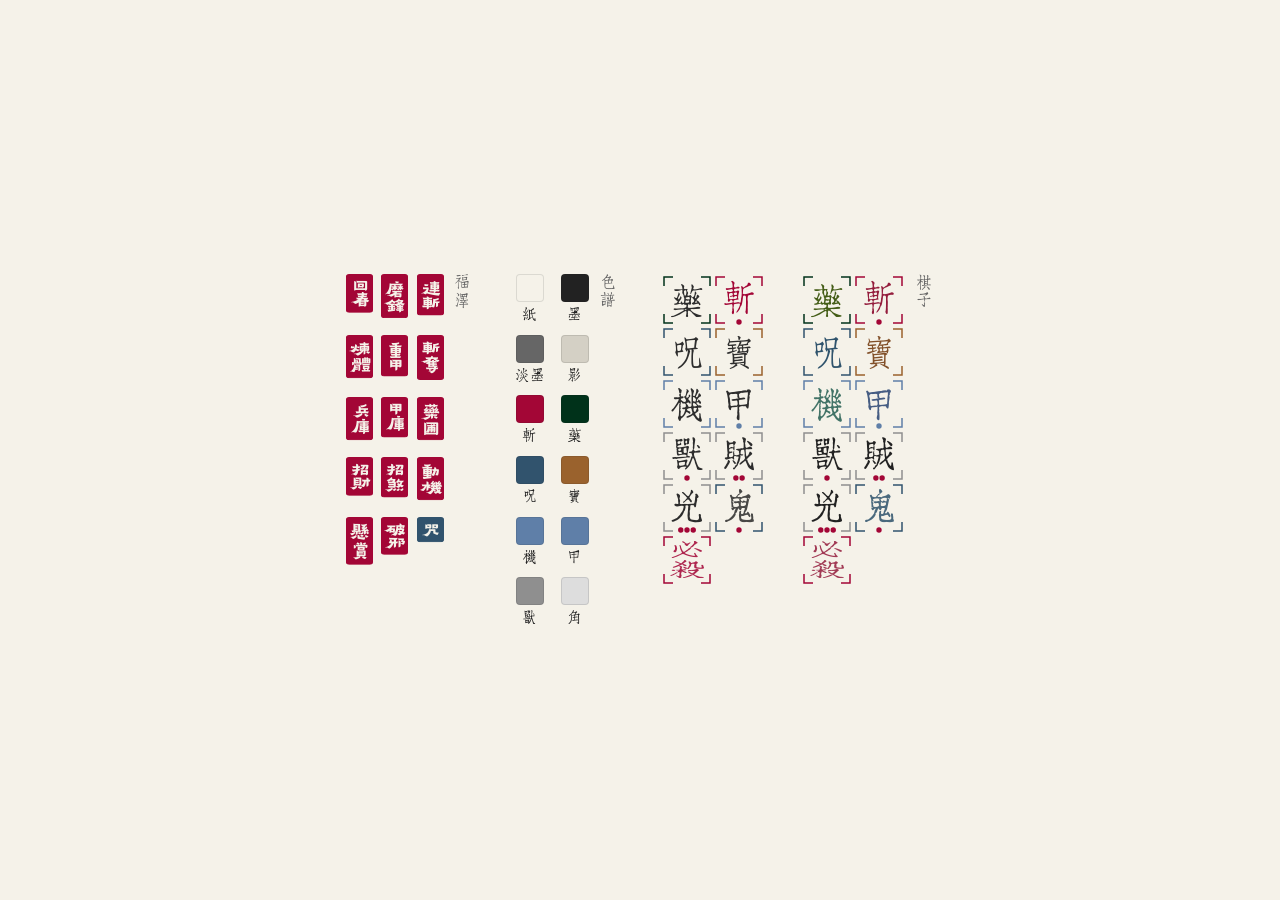
<file: style-guide.html>
<!doctype html>
<html lang="zh-Hant">
  <head>
    <meta charset="utf-8">
    <meta name="viewport" content="width=device-width, initial-scale=1">
    <title>随手無常記・式樣</title>
    <link rel="stylesheet" href="./styles.css?v=20260831-5">
    <link rel="stylesheet" href="./style-guide.css?v=20260831-22">
  </head>
  <body class="style-page fonts-loading">
    <main class="style-sheet">
      <section class="style-section">
        <h1>棋子</h1>
        <div class="block-variants">
          <canvas id="block-specimens" class="style-block-canvas" aria-label="現行棋子式樣與轉化動畫"></canvas>
          <canvas id="colored-block-specimens" class="style-block-canvas" aria-label="彩色文字棋子式樣與轉化動畫"></canvas>
        </div>
      </section>

      <section class="style-section">
        <h1>色譜</h1>
        <div class="palette-grid" aria-label="色彩式樣">
          <div class="palette-chip"><span class="palette-swatch paper"></span><span class="palette-name">紙</span></div>
          <div class="palette-chip"><span class="palette-swatch ink"></span><span class="palette-name">墨</span></div>
          <div class="palette-chip"><span class="palette-swatch muted"></span><span class="palette-name">淡墨</span></div>
          <div class="palette-chip"><span class="palette-swatch ghost"></span><span class="palette-name">影</span></div>
          <div class="palette-chip"><span class="palette-swatch slash"></span><span class="palette-name">斬</span></div>
          <div class="palette-chip"><span class="palette-swatch heal"></span><span class="palette-name">藥</span></div>
          <div class="palette-chip"><span class="palette-swatch curse"></span><span class="palette-name">呪</span></div>
          <div class="palette-chip"><span class="palette-swatch treasure"></span><span class="palette-name">寶</span></div>
          <div class="palette-chip"><span class="palette-swatch momentum"></span><span class="palette-name">機</span></div>
          <div class="palette-chip"><span class="palette-swatch armor"></span><span class="palette-name">甲</span></div>
          <div class="palette-chip"><span class="palette-swatch monster"></span><span class="palette-name">獸</span></div>
          <div class="palette-chip"><span class="palette-swatch grid"></span><span class="palette-name">角</span></div>
        </div>
      </section>

      <section class="style-section">
        <h1>福澤</h1>
        <div id="style-blessings" class="blessing-tags style-blessings" aria-label="福澤印記式樣"></div>
      </section>
    </main>

    <script type="module" src="./src/styleGuide.js?v=20260831-22"></script>
  </body>
</html>
</file>
<file: style-guide.css>
.style-page {
  min-height: 100vh;
  display: grid;
  place-items: center;
  padding: 48px 24px;
  touch-action: auto;
  overflow: auto;
}

.style-sheet {
  width: max-content;
  display: flex;
  flex-direction: row-reverse;
  gap: 44px;
  align-items: start;
  opacity: 1;
  transition: opacity 180ms ease;
}

.style-section {
  position: relative;
  display: flex;
  flex-direction: column;
  align-items: flex-start;
  padding-right: 28px;
}

.style-page.fonts-loading .style-sheet {
  opacity: 0;
}

.style-sheet h1 {
  position: absolute;
  top: 0;
  right: 0;
  margin: 0;
  color: var(--muted);
  font-family: "Huiwen-Fangsong", "STFangsong", "Songti TC", serif;
  font-size: 1rem;
  font-weight: 400;
  letter-spacing: 0.12em;
  writing-mode: vertical-rl;
  text-orientation: upright;
}

.block-variants {
  display: grid;
  grid-template-columns: repeat(2, 104px);
  gap: 36px;
  align-items: start;
}

.style-block-canvas {
  width: 104px;
  max-width: calc(100vw - 48px);
  height: auto;
  aspect-ratio: 1 / 3;
}

.style-blessings {
  min-height: 0;
  display: grid;
  grid-template-columns: repeat(3, max-content);
  align-items: start;
  justify-content: flex-start;
  gap: 12px 10px;
  font-family: "Lishu", "Huiwen-Fangsong", "STFangsong", "Songti TC", serif;
}

.style-blessings .blessing-tag {
  padding: 5px 0;
  font-size: 1.34rem;
  font-weight: 300;
  line-height: 1.08;
  transform: scale(1.08, 0.9);
  transform-origin: center top;
  opacity: 0;
  clip-path: inset(0 0 100% 0);
  animation: blessing-reveal 540ms ease-out forwards;
}

.palette-grid {
  display: grid;
  grid-template-columns: repeat(2, max-content);
  gap: 12px 16px;
  align-items: start;
}

.palette-chip {
  display: flex;
  flex-direction: column;
  align-items: center;
  gap: 6px;
  color: var(--ink);
  font-family: "Huiwen-Fangsong", "STFangsong", "Songti TC", serif;
  font-size: 0.92rem;
  line-height: 1;
}

.palette-swatch {
  width: 28px;
  height: 28px;
  display: block;
  border-radius: 4px;
  border: 1px solid rgba(34, 34, 34, 0.12);
}

.palette-swatch.paper { background: var(--paper); }
.palette-swatch.ink { background: var(--ink); }
.palette-swatch.muted { background: var(--muted); }
.palette-swatch.ghost { background: #d4d0c5; }
.palette-swatch.slash { background: var(--red-heart); }
.palette-swatch.heal { background: #00321a; }
.palette-swatch.curse { background: var(--curse-blue); }
.palette-swatch.treasure { background: #9a622d; }
.palette-swatch.momentum { background: #5f7fa8; }
.palette-swatch.armor { background: var(--shield-blue); }
.palette-swatch.monster { background: #8f8f8f; }
.palette-swatch.grid { background: #dddddd; }

@keyframes blessing-reveal {
  0% {
    opacity: 0;
    clip-path: inset(0 0 100% 0);
  }

  100% {
    opacity: 1;
    clip-path: inset(0 0 0 0);
  }
}
</file>
<file: styles.css>
@font-face {
  font-family: "Huiwen-Fangsong";
  src: url("./assets/fonts/huiwen-fangsong.ttf") format("truetype");
  font-display: block;
}

@font-face {
  font-family: "YDW aosagi";
  src: url("./assets/fonts/YDWaosagi.otf") format("opentype");
  font-style: normal;
  font-weight: 400;
  font-display: block;
}

@font-face {
  font-family: "Zhaohua";
  src: url("./assets/fonts/zhaohua.ttf") format("truetype");
  font-style: normal;
  font-weight: 400;
  font-display: block;
}

@font-face {
  font-family: "Lishu";
  src: url("./assets/fonts/lishu.ttf") format("truetype");
  font-style: normal;
  font-weight: 400;
  font-display: block;
}

:root {
  color-scheme: light;
  --paper: #f5f2e9;
  --bg: var(--paper);
  --ink: #222222;
  --muted: #666666;
  --panel: var(--paper);
  --line: #bdbdbd;
  --accent: #333333;
  --red-heart: #a30636;
  --shield-blue: #5f7fa8;
  --curse-blue: #31536d;
}

* {
  box-sizing: border-box;
}

body {
  min-height: 100vh;
  margin: 0;
  display: grid;
  place-items: center;
  align-content: center;
  gap: 14px;
  background: var(--bg);
  color: var(--ink);
  font-family: "Huiwen-Fangsong", "STFangsong", "Songti TC", serif;
  touch-action: none;
  overscroll-behavior: none;
}

.cover-screen {
  --frame-width: min(56vw, 218px);
  --frame-height: min(62svh, 520px);
  position: relative;
  width: min(100%, 390px);
  height: min(calc(100svh - 24px), 844px);
  display: none;
  place-items: center;
  background: var(--paper);
  color: #1d1c18;
  cursor: pointer;
  font-family: "YDW aosagi", serif;
  opacity: 1;
  transition: opacity 900ms ease-in-out;
}

.cover-screen::before,
.cover-screen::after {
  content: "";
  position: absolute;
  left: 50%;
  top: 50%;
  transform: translate(-50%, -50%);
  pointer-events: none;
}

.cover-screen::before {
  width: var(--frame-width);
  height: var(--frame-height);
  border: 3px solid rgba(29, 28, 24, 0.92);
}

.cover-screen::after {
  width: calc(var(--frame-width) - 10px);
  height: calc(var(--frame-height) - 10px);
  border: 1px solid rgba(29, 28, 24, 0.42);
}

.cover-screen:focus-visible {
  outline: 3px solid #777777;
  outline-offset: -6px;
}

.cover-title {
  width: clamp(112px, 35.9vw, 140px);
  transform: translateY(-1.5%);
  color: #302e29;
  text-align: center;
  opacity: 1;
  transition: opacity 240ms ease;
}

.cover-font-preload {
  position: absolute;
  width: 1px;
  height: 1px;
  overflow: hidden;
  opacity: 0;
  pointer-events: none;
  white-space: nowrap;
  font-family: "Lishu", "Huiwen-Fangsong", "STFangsong", "Songti TC", serif;
  font-size: 32px;
}

.fonts-loading .cover-title {
  opacity: 0;
}

.cover-prefix {
  display: flex;
  justify-content: center;
  gap: 0;
  margin: 0 0 10px;
  font-family: "YDW aosagi", serif;
  font-size: clamp(40px, 12.82vw, 50px);
  font-weight: 400;
  font-synthesis: none;
  line-height: 0.82;
  transform: scale(1.18, 0.9);
}

.cover-prefix span {
  margin-inline: -0.06em;
}

.cover-prefix span:first-child {
  order: 2;
}

.cover-prefix span:last-child {
  order: 1;
}

.cover-main-title {
  display: grid;
  gap: 0;
  margin: 0;
  font-size: clamp(88px, 28.2vw, 110px);
  font-weight: 400;
  line-height: 0.72;
}

.cover-main-title span {
  display: block;
  transform: scale(1.24, 0.82);
}

.is-idle .cover-screen {
  display: grid;
}

.is-cover-exiting .cover-screen {
  opacity: 0;
  pointer-events: none;
}

.is-idle .game-shell {
  display: none;
}

.ui-effects {
  position: fixed;
  inset: 0;
  z-index: 5;
  pointer-events: none;
}

.ui-effect-glyph {
  position: absolute;
  left: 0;
  top: 0;
  font-family: "Huiwen-Fangsong", "STFangsong", "Songti TC", serif;
  font-size: 1.72rem;
  font-weight: 400;
  line-height: 1;
  will-change: transform, opacity;
}

.ui-effect-glyph.expand {
  font-size: 2.05rem;
}

.game-shell {
  --play-width: min(330px, calc(100vw - 100px));
  --play-width: min(330px, calc(100vw - 100px), calc(70.9svh - 70px));
  position: relative;
  width: min(96vw, calc(var(--play-width) + 80px));
  display: grid;
  grid-template-columns: minmax(0, var(--play-width)) max-content;
  gap: 7px;
  align-items: start;
  justify-content: center;
}

.play-area {
  padding: 10px;
  background: var(--paper);
}

.upcoming-row {
  position: relative;
  display: grid;
  grid-template-columns: repeat(6, 30px);
  gap: 4px;
  justify-content: center;
  margin-bottom: 10px;
}

.upcoming-row::after {
  content: "";
  position: absolute;
  inset: 0;
  background: var(--paper);
  opacity: 0;
  pointer-events: none;
  transition: opacity 240ms ease;
}

body.is-paused .upcoming-row::after,
body.is-ending .upcoming-row::after {
  opacity: 0.84;
}

body.is-ending .upcoming-row::after {
  opacity: 0.92;
  transition-duration: 420ms;
}

.upcoming-slot {
  --corner: #dddddd;
  position: relative;
  display: grid;
  place-items: center;
  aspect-ratio: 1;
  color: var(--ink);
  font-size: 1.22rem;
  font-weight: 400;
  line-height: 1;
  animation: upcoming-shift 180ms ease-out both;
}

.upcoming-slot::before {
  content: "";
  position: absolute;
  inset: 1px;
  background:
    linear-gradient(var(--corner), var(--corner)) left top / 5px 1px no-repeat,
    linear-gradient(var(--corner), var(--corner)) left top / 1px 5px no-repeat,
    linear-gradient(var(--corner), var(--corner)) right top / 5px 1px no-repeat,
    linear-gradient(var(--corner), var(--corner)) right top / 1px 5px no-repeat,
    linear-gradient(var(--corner), var(--corner)) left bottom / 5px 1px no-repeat,
    linear-gradient(var(--corner), var(--corner)) left bottom / 1px 5px no-repeat,
    linear-gradient(var(--corner), var(--corner)) right bottom / 5px 1px no-repeat,
    linear-gradient(var(--corner), var(--corner)) right bottom / 1px 5px no-repeat;
}

.upcoming-slot.attack {
  color: var(--red-heart);
}

.upcoming-slot.cursed::after {
  content: "呪";
  position: absolute;
  right: 3px;
  top: 2px;
  color: var(--curse-blue);
  font-size: 0.52rem;
  line-height: 1;
}

@keyframes upcoming-shift {
  from {
    opacity: 0;
    transform: translateX(10px);
  }

  to {
    opacity: 1;
    transform: translateX(0);
  }
}

canvas {
  width: 100%;
  aspect-ratio: 300 / 423;
  display: block;
  background: var(--paper);
}

.game-shell.ui-shake {
  animation: ui-hit-shake 220ms ease-out both;
}

@keyframes ui-hit-shake {
  0%, 100% { transform: translate(0, 0); }
  18% { transform: translate(-7px, 2px); }
  36% { transform: translate(6px, -2px); }
  54% { transform: translate(-4px, 1px); }
  72% { transform: translate(2px, -1px); }
}

.side-panel {
  width: max-content;
  justify-self: start;
  display: grid;
  grid-template-columns: max-content;
  grid-template-rows: auto 1fr;
  align-items: start;
  padding: 10px 0;
  background: var(--panel);
  transition: opacity 240ms ease;
}

body.is-paused .side-panel {
  opacity: 0.72;
}

.status-block {
  width: max-content;
  min-width: 0;
  display: block;
}

.label {
  margin: 0;
  color: var(--muted);
  font-size: 1.34rem;
  font-weight: 400;
  text-align: center;
  writing-mode: vertical-rl;
  text-orientation: upright;
}

.value {
  margin: 0;
  font-size: 1.34rem;
  font-weight: 400;
  line-height: 1;
  text-align: center;
  writing-mode: vertical-rl;
  text-orientation: upright;
  will-change: transform, opacity;
}

.value-roll-up {
  animation: value-roll-up 260ms ease-out both;
}

.value-roll-down {
  animation: value-roll-down 260ms ease-out both;
}

.stats-row {
  display: flex;
  flex-direction: column;
  align-items: center;
  gap: 17px;
}

.stat-item {
  display: flex;
  flex-direction: column;
  align-items: center;
  gap: 6px;
  min-width: 0;
}

.stat-value-row {
  width: 38px;
  min-height: 66px;
  display: flex;
  justify-content: center;
}

.body-meter {
  display: grid;
  grid-template-rows: repeat(6, 8px);
  grid-auto-flow: column;
  grid-auto-columns: 8px;
  width: 38px;
  gap: 3px 4px;
  align-items: center;
  justify-content: center;
}

.body-meter.hp-shake {
  animation: hp-shake 420ms ease-in-out both;
}

.body-dot {
  width: 8px;
  height: 8px;
  border: 1px solid var(--line);
  background: #d2d2d2;
  border-radius: 50%;
}

.body-dot.filled {
  border-color: var(--red-heart);
  background: var(--red-heart);
}

.guard-dot {
  width: 9px;
  height: 9px;
  border: 2px solid var(--shield-blue);
  background: transparent;
  border-radius: 50%;
}

.body-dot {
  grid-row: auto;
}

.blessings-section {
  min-width: 0;
  display: flex;
  flex-direction: column;
  align-items: center;
  gap: 6px;
}

.blessing-tags {
  min-height: 66px;
  display: flex;
  flex-direction: column;
  flex-wrap: wrap;
  align-items: center;
  justify-content: center;
  gap: 8px;
}

.blessing-tag {
  border: 1px solid var(--red-heart);
  border-radius: 3px;
  background: var(--red-heart);
  display: inline-flex;
  align-items: center;
  justify-content: center;
  padding: 5px 0;
  color: var(--paper);
  font-family: "Lishu", "Huiwen-Fangsong", "STFangsong", "Songti TC", serif;
  font-size: 1.12rem;
  font-weight: 300;
  line-height: 1.08;
  text-align: center;
  writing-mode: vertical-rl;
  text-orientation: upright;
  transform: scale(1.08, 0.9);
  transform-origin: center top;
}

.blessing-tag.curse-tag {
  border-color: var(--curse-blue);
  background: var(--curse-blue);
  color: var(--paper);
}

.round-actions {
  width: max-content;
  display: flex;
  flex-direction: column;
  align-items: center;
  gap: 6px;
  margin: 0 auto 16px;
}

.round-value {
  margin: 0;
  color: var(--ink);
  font-size: 1.34rem;
  font-weight: 800;
  line-height: 1.2;
  text-align: center;
  writing-mode: vertical-rl;
  text-orientation: upright;
}

.is-idle .round-value {
  visibility: hidden;
}

@keyframes hp-shake {
  0%,
  100% {
    transform: translateX(0);
  }

  20% {
    transform: translateX(-3px);
  }

  40% {
    transform: translateX(3px);
  }

  60% {
    transform: translateX(-2px);
  }

  80% {
    transform: translateX(2px);
  }
}

@keyframes value-roll-up {
  0% {
    opacity: 0.32;
    transform: translateY(0.42em);
  }

  100% {
    opacity: 1;
    transform: translateY(0);
  }
}

@keyframes value-roll-down {
  0% {
    opacity: 0.32;
    transform: translateY(-0.42em);
  }

  100% {
    opacity: 1;
    transform: translateY(0);
  }
}

button {
  min-width: 30px;
  border: 1px solid var(--accent);
  border-radius: 2px;
  background: var(--accent);
  color: #fff;
  font: inherit;
  font-weight: 800;
  font-size: 1.08rem;
  letter-spacing: 0.12em;
  padding: 5px 1px;
  cursor: pointer;
  text-align: center;
  writing-mode: vertical-rl;
  text-orientation: upright;
}

.hidden-dev-controls {
  display: none;
}

button:focus-visible {
  outline: 3px solid #777777;
  outline-offset: 3px;
}

#new-run {
  display: none;
}

.mobile-pause {
  display: none;
  position: relative;
  align-self: end;
  justify-self: center;
  width: 44px;
  min-width: 44px;
  height: 68px;
  border: 0;
  border-radius: 2px;
  background: #302e29;
  color: var(--paper);
  font-family: "Huiwen-Fangsong", "STFangsong", "Songti TC", serif;
  font-size: 1.42rem;
  font-weight: 400;
  letter-spacing: 0.14em;
  text-indent: 0.07em;
  padding: 0;
  place-items: center;
  line-height: 1.05;
  writing-mode: vertical-rl;
  text-orientation: upright;
}

.mobile-pause::before {
  content: "";
  position: absolute;
  inset: 4px;
  background:
    linear-gradient(var(--paper), var(--paper)) left top / 8px 1px no-repeat,
    linear-gradient(var(--paper), var(--paper)) left top / 1px 8px no-repeat,
    linear-gradient(var(--paper), var(--paper)) right top / 8px 1px no-repeat,
    linear-gradient(var(--paper), var(--paper)) right top / 1px 8px no-repeat,
    linear-gradient(var(--paper), var(--paper)) left bottom / 8px 1px no-repeat,
    linear-gradient(var(--paper), var(--paper)) left bottom / 1px 8px no-repeat,
    linear-gradient(var(--paper), var(--paper)) right bottom / 8px 1px no-repeat,
    linear-gradient(var(--paper), var(--paper)) right bottom / 1px 8px no-repeat;
  pointer-events: none;
}

.mobile-pause:active {
  transform: scale(0.96);
}

@media (hover: none), (pointer: coarse), (max-width: 560px) {
  .mobile-pause {
    display: grid;
  }
}

.mobile-pause[hidden] {
  display: none;
}

.red {
  color: var(--red-heart);
}

@media (max-width: 900px) {
  body {
    min-height: 100svh;
    place-items: center;
    padding:
      max(6px, env(safe-area-inset-top))
      max(6px, env(safe-area-inset-right))
      max(6px, env(safe-area-inset-bottom))
      max(6px, env(safe-area-inset-left));
  }

  .game-shell {
    gap: 6px;
    align-items: stretch;
    padding: 8px 0;
  }

  .play-area {
    padding: 8px;
  }

  .side-panel {
    display: grid;
    grid-template-columns: max-content;
    align-self: stretch;
    padding: 8px 0;
  }

  .status-block {
    width: max-content;
    justify-self: start;
  }

  .stats-row {
    flex-direction: column;
    align-items: center;
    gap: 15px;
  }

  .stat-item {
    flex-direction: column;
    gap: 5px;
  }

  .stat-value-row {
    width: 43px;
    min-height: 70px;
  }

  .body-meter {
    grid-template-rows: repeat(6, 9px);
    grid-auto-flow: column;
    grid-auto-columns: 9px;
    width: 43px;
    gap: 4px;
  }

  .body-dot {
    width: 9px;
    height: 9px;
  }

  .guard-dot {
    width: 10px;
    height: 10px;
  }

  .blessing-tags {
    min-height: 70px;
    flex-direction: column;
    justify-content: center;
    gap: 8px;
  }

  .blessing-tag {
    padding: 5px 0;
    font-size: 1.16rem;
  }

  .round-actions {
    width: max-content;
    flex-direction: column;
    gap: 7px;
    margin-bottom: 18px;
  }

  button {
    min-width: 28px;
    font-size: 1.02rem;
    padding: 4px 1px;
    letter-spacing: 0.1em;
  }

}

@media (max-width: 560px) {
  body {
    place-items: center;
    padding:
      max(6px, env(safe-area-inset-top))
      max(6px, env(safe-area-inset-right))
      max(6px, env(safe-area-inset-bottom))
      max(6px, env(safe-area-inset-left));
  }

  .game-shell {
    gap: 5px;
  }
}

@media (max-width: 560px) and (orientation: portrait) {
  body {
    padding-top: max(12px, env(safe-area-inset-top));
  }
}
</file>
